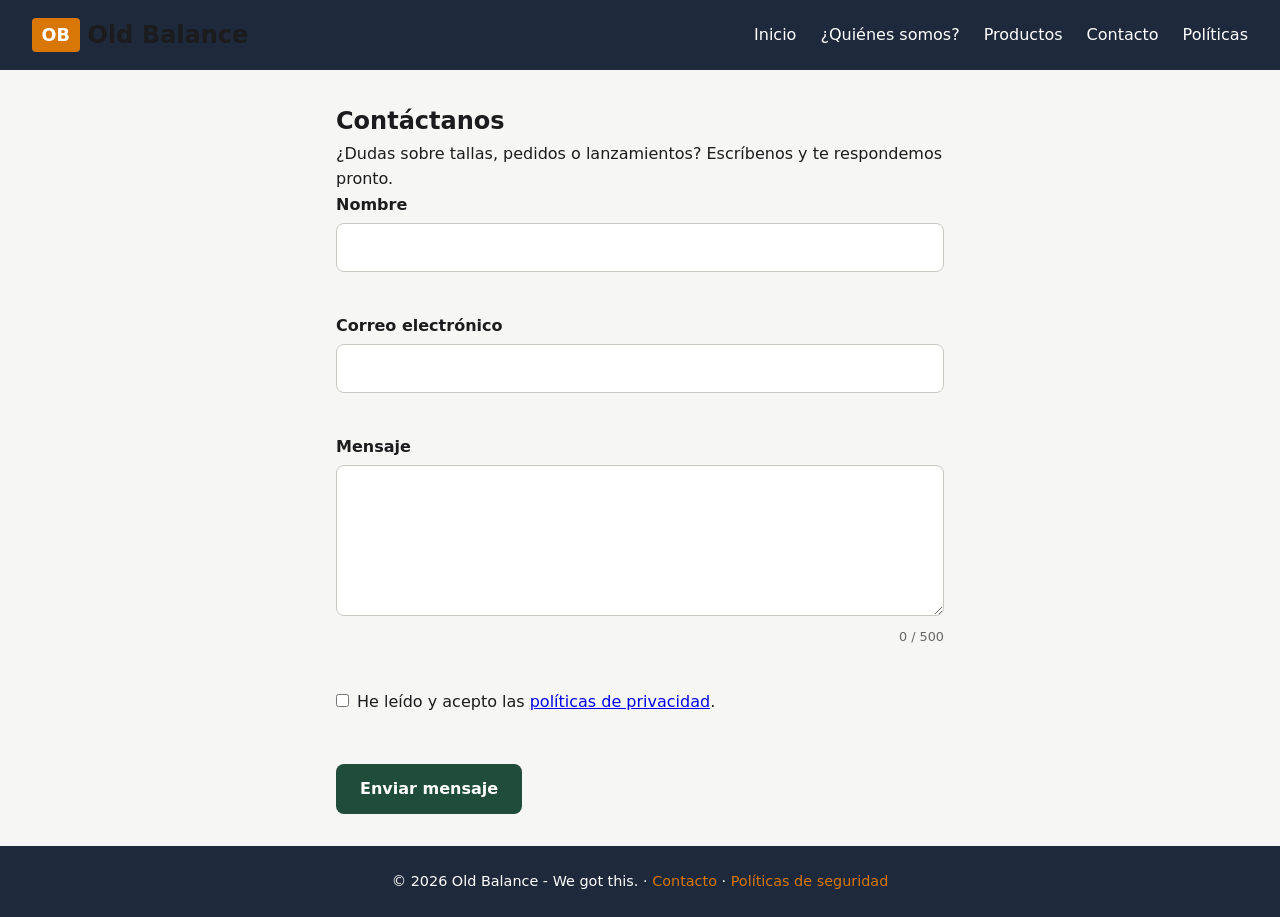
<file: contacto.html>
<!DOCTYPE html>
<html lang="es">
<head>
  <meta charset="UTF-8">
  <meta name="viewport" content="width=device-width, initial-scale=1.0">
  <title>Contacto | Old Balance</title>
  <!-- style.css lo mantienen los otros roles; contacto.css es solo nuestro (evita conflictos al hacer merge) -->
  <link rel="stylesheet" href="css/style.css">
  <link rel="stylesheet" href="css/contacto.css">
</head>
<body class="pagina-contacto">

  <header class="navbar">
    <div class="logo">
        <span class="logo-badge">OB</span> Old Balance
    </div>
    <nav>
        <ul class="nav-links">
            <li><a href="index.html#inicio">Inicio</a></li>
            <li><a href="index.html#quienes-somos">¿Quiénes somos?</a></li>
            <li><a href="index.html#productos">Productos</a></li>
            <li><a href="contacto.html">Contacto</a></li>
            <li><a href="politicas.html">Políticas</a></li>
        </ul>
    </nav>
  </header>

  <main>
    <section id="contacto" class="contacto">
      <h1>Contáctanos</h1>
      <p class="intro">¿Dudas sobre tallas, pedidos o lanzamientos? Escríbenos y te respondemos pronto.</p>

      <!-- novalidate: desactiva los mensajes del navegador para usar los nuestros en JS -->
      <form id="form-contacto" novalidate>

        <div class="campo">
          <label for="nombre">Nombre</label>
          <input type="text" id="nombre" name="nombre" autocomplete="name"
                 aria-describedby="error-nombre" required>
          <p class="error" id="error-nombre" role="alert"></p>
        </div>

        <div class="campo">
          <label for="correo">Correo electrónico</label>
          <input type="email" id="correo" name="correo" autocomplete="email"
                 aria-describedby="error-correo" required>
          <p class="error" id="error-correo" role="alert"></p>
        </div>

        <div class="campo">
          <label for="mensaje">Mensaje</label>
          <textarea id="mensaje" name="mensaje" rows="5" maxlength="500"
                    aria-describedby="error-mensaje contador" required></textarea>
          <p class="contador" id="contador">0 / 500</p>
          <p class="error" id="error-mensaje" role="alert"></p>
        </div>

        <div class="campo campo-check">
          <input type="checkbox" id="acepto" name="acepto" aria-describedby="error-acepto">
          <label for="acepto">
            He leído y acepto las <a href="politicas.html" target="_blank" rel="noopener">políticas de privacidad</a>.
          </label>
          <p class="error" id="error-acepto" role="alert"></p>
        </div>

        <button type="submit" class="boton">Enviar mensaje</button>
        <p id="estado-form" class="estado" role="status"></p>
      </form>
    </section>
  </main>

  <footer class="footer">
    <p>&copy; 2026 Old Balance - We got this. &middot; <a href="contacto.html">Contacto</a> &middot; <a href="politicas.html">Políticas de seguridad</a></p>
  </footer>

  <script src="js/contacto.js"></script>
</body>
</html>
</file>
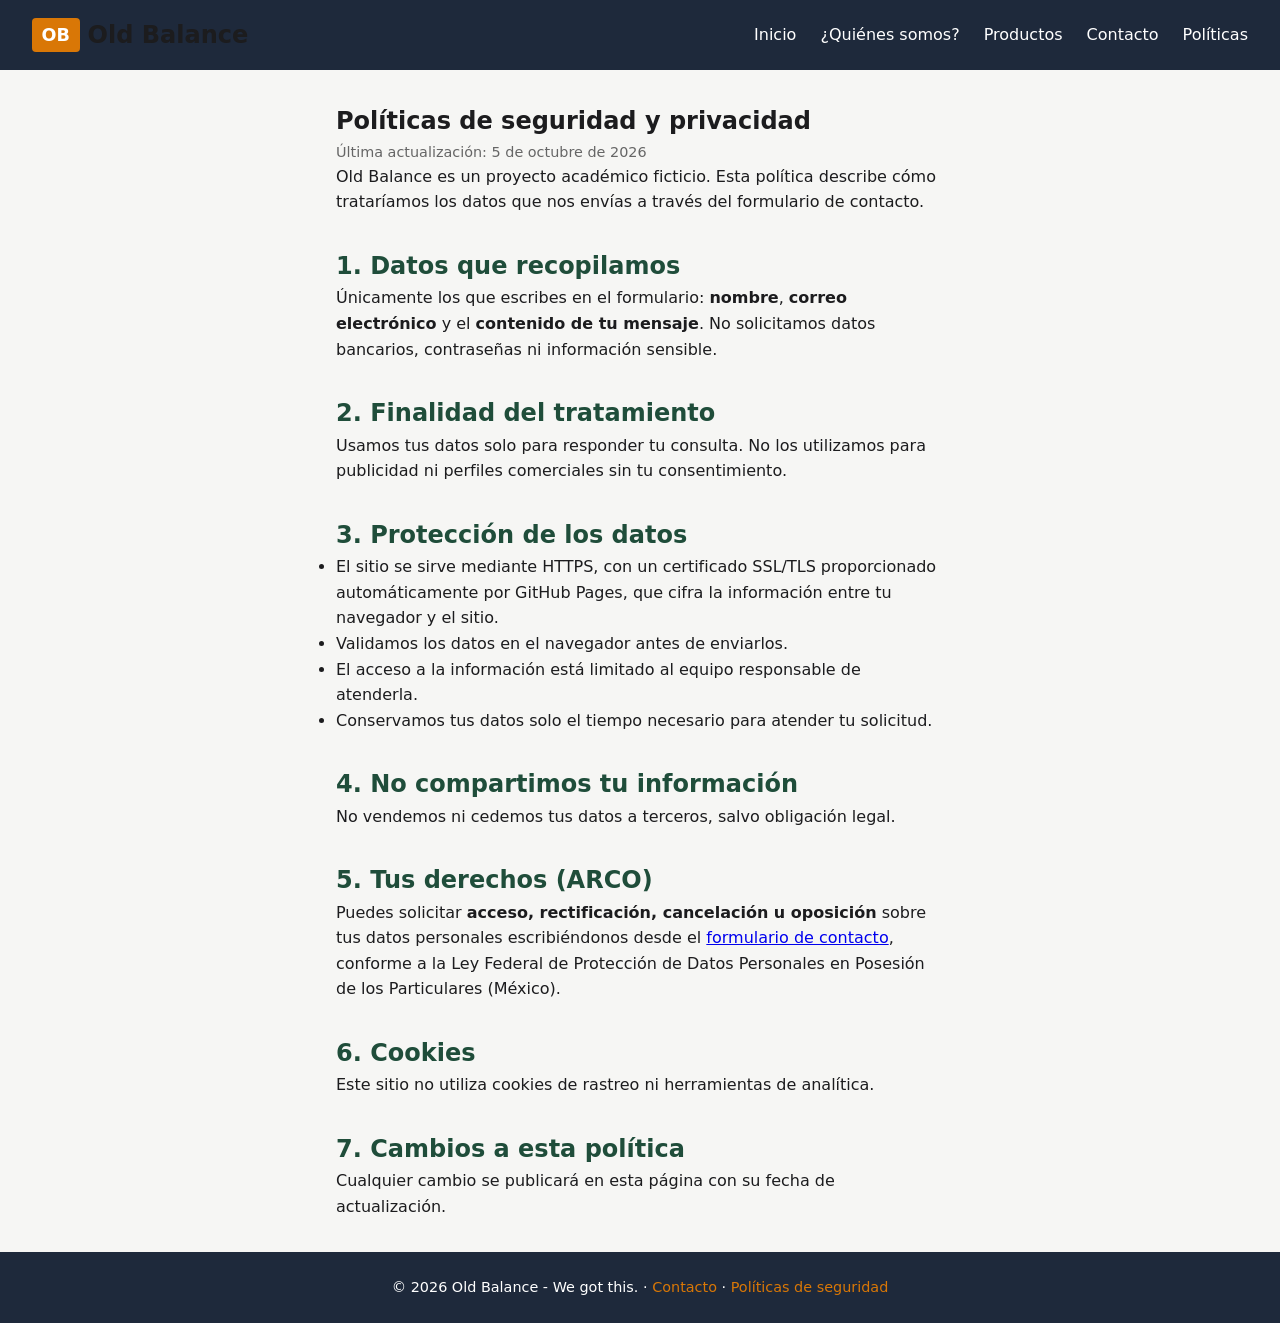
<file: politicas.html>
<!DOCTYPE html>
<html lang="es">
<head>
  <meta charset="UTF-8">
  <meta name="viewport" content="width=device-width, initial-scale=1.0">
  <title>Políticas de seguridad | Old Balance</title>
  <link rel="stylesheet" href="css/style.css">
  <link rel="stylesheet" href="css/contacto.css">
</head>
<body class="pagina-politicas">

  <header class="navbar">
    <div class="logo">
        <span class="logo-badge">OB</span> Old Balance
    </div>
    <nav>
        <ul class="nav-links">
            <li><a href="index.html#inicio">Inicio</a></li>
            <li><a href="index.html#quienes-somos">¿Quiénes somos?</a></li>
            <li><a href="index.html#productos">Productos</a></li>
            <li><a href="contacto.html">Contacto</a></li>
            <li><a href="politicas.html">Políticas</a></li>
        </ul>
    </nav>
  </header>

  <main>
    <article id="politicas" class="politicas">
      <h1>Políticas de seguridad y privacidad</h1>
      <p class="actualizado">Última actualización: 5 de octubre de 2026</p>
      <p>Old Balance es un proyecto académico ficticio. Esta política describe cómo trataríamos
         los datos que nos envías a través del formulario de contacto.</p>

      <h2>1. Datos que recopilamos</h2>
      <p>Únicamente los que escribes en el formulario: <strong>nombre</strong>,
         <strong>correo electrónico</strong> y el <strong>contenido de tu mensaje</strong>.
         No solicitamos datos bancarios, contraseñas ni información sensible.</p>

      <h2>2. Finalidad del tratamiento</h2>
      <p>Usamos tus datos solo para responder tu consulta. No los utilizamos para
         publicidad ni perfiles comerciales sin tu consentimiento.</p>

      <h2>3. Protección de los datos</h2>
      <ul>
        <li>El sitio se sirve mediante HTTPS, con un certificado SSL/TLS proporcionado
            automáticamente por GitHub Pages, que cifra la información entre tu navegador y el sitio.</li>
        <li>Validamos los datos en el navegador antes de enviarlos.</li>
        <li>El acceso a la información está limitado al equipo responsable de atenderla.</li>
        <li>Conservamos tus datos solo el tiempo necesario para atender tu solicitud.</li>
      </ul>

      <h2>4. No compartimos tu información</h2>
      <p>No vendemos ni cedemos tus datos a terceros, salvo obligación legal.</p>

      <h2>5. Tus derechos (ARCO)</h2>
      <p>Puedes solicitar <strong>acceso, rectificación, cancelación u oposición</strong> sobre tus
         datos personales escribiéndonos desde el <a href="contacto.html">formulario de contacto</a>,
         conforme a la Ley Federal de Protección de Datos Personales en Posesión de los Particulares (México).</p>

      <h2>6. Cookies</h2>
      <p>Este sitio no utiliza cookies de rastreo ni herramientas de analítica.</p>

      <h2>7. Cambios a esta política</h2>
      <p>Cualquier cambio se publicará en esta página con su fecha de actualización.</p>
    </article>
  </main>

  <footer class="footer">
    <p>&copy; 2026 Old Balance - We got this. &middot; <a href="contacto.html">Contacto</a> &middot; <a href="politicas.html">Políticas de seguridad</a></p>
  </footer>
</body>
</html>
</file>
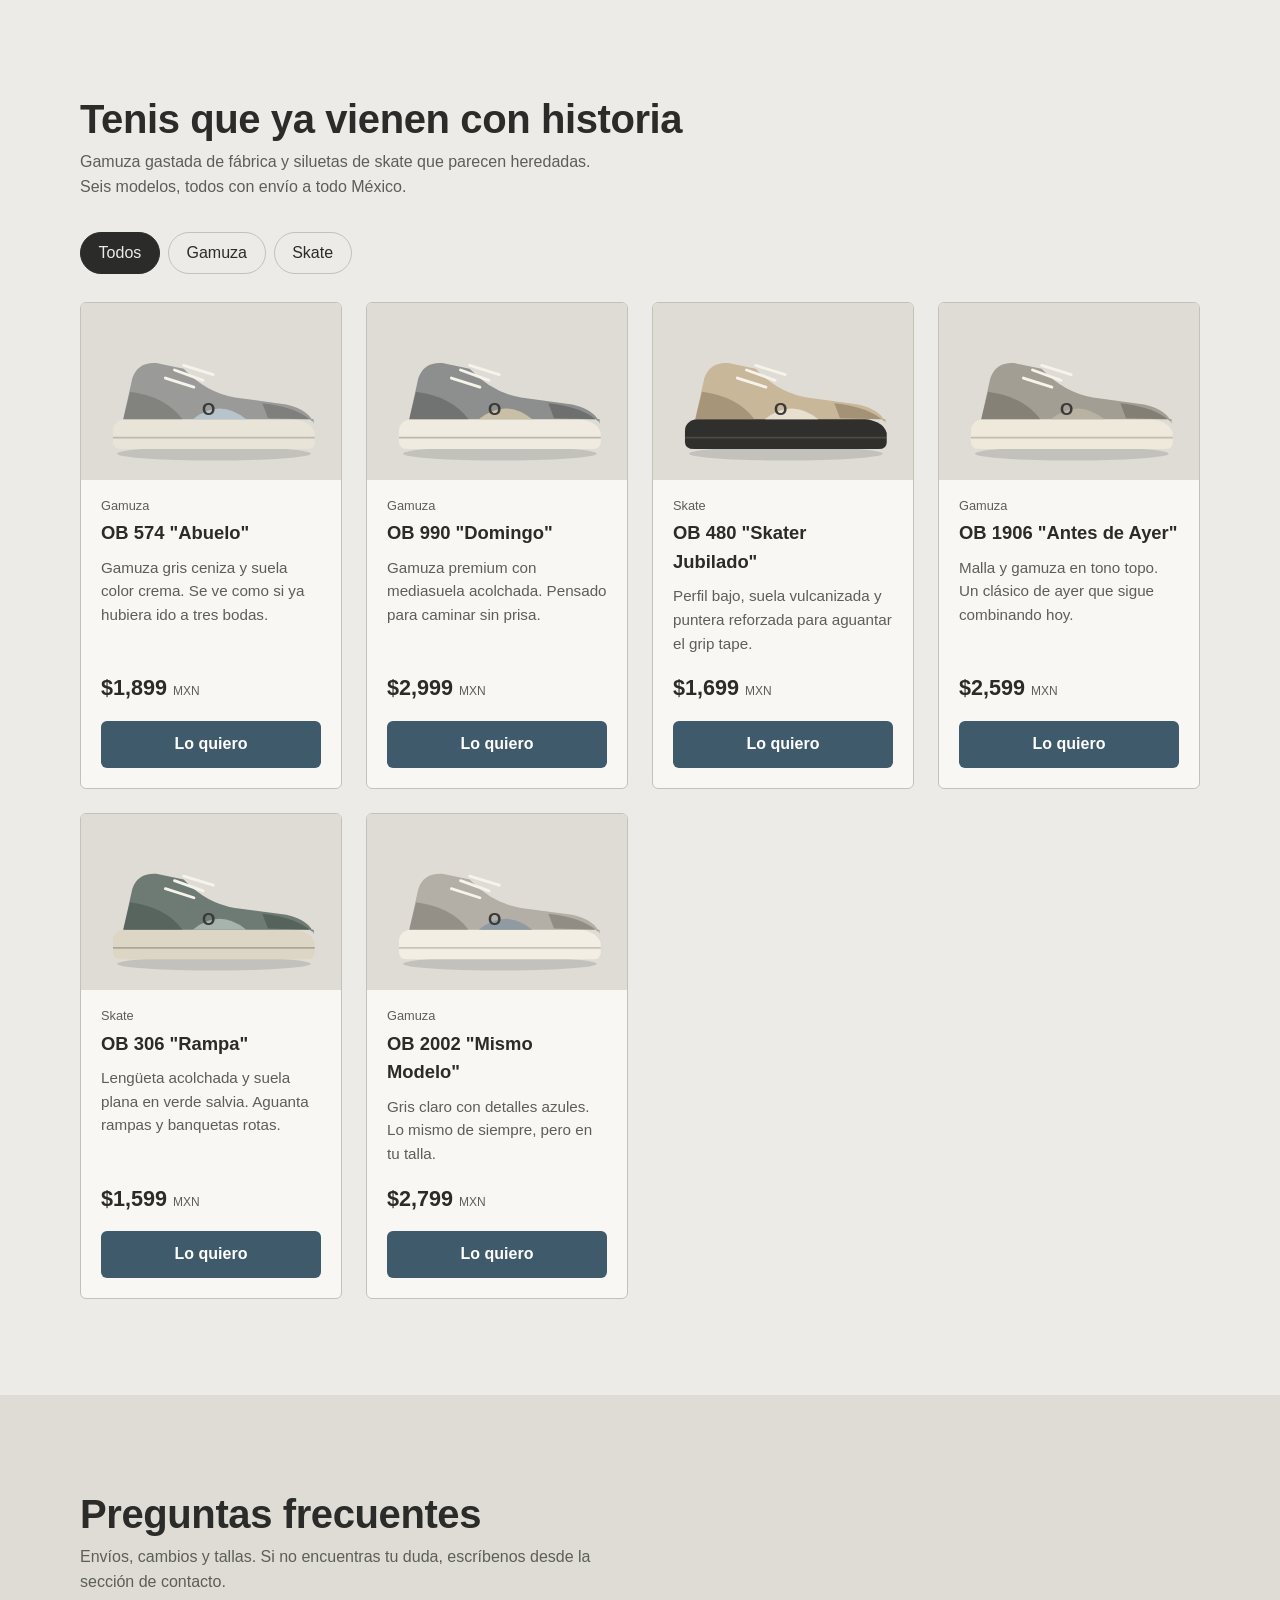
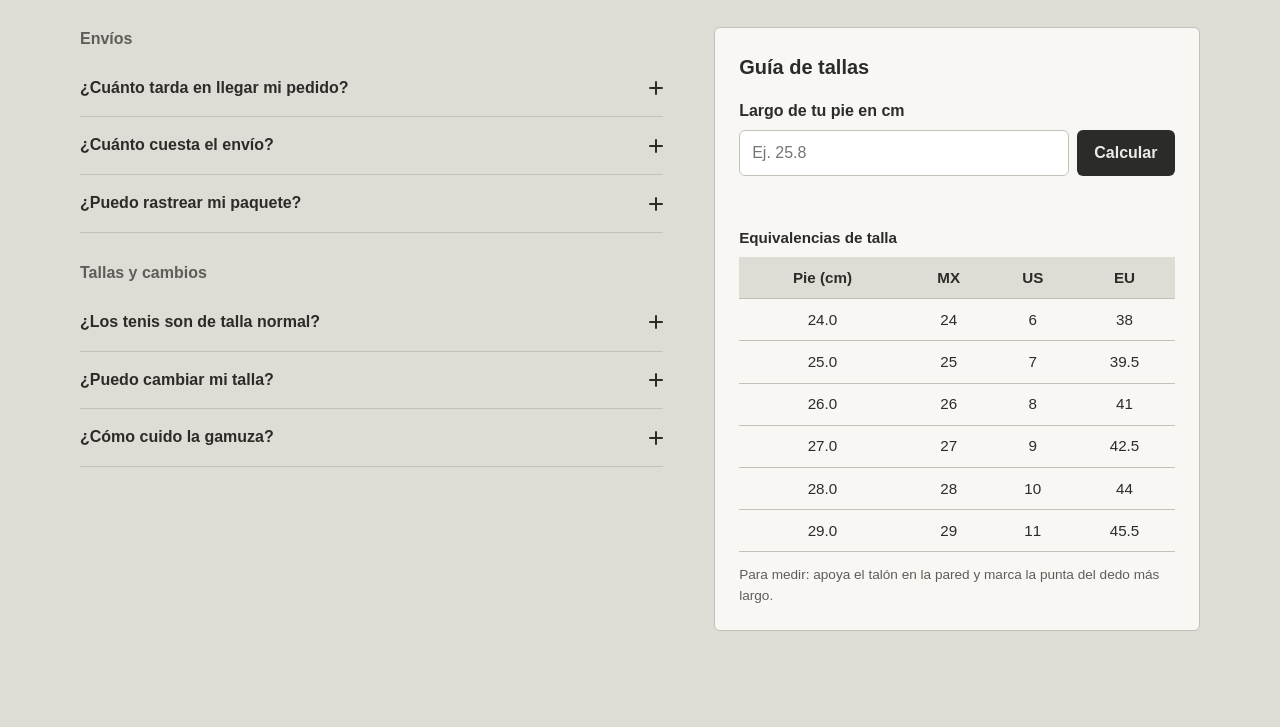
<file: productos.html>
<!DOCTYPE html>
<html lang="es">
<head>
  <meta charset="UTF-8">
  <meta name="viewport" content="width=device-width, initial-scale=1">
  <title>Productos y preguntas frecuentes | Old Balance</title>
  <link rel="stylesheet" href="css/productos.css">
</head>
<body>

  <!-- ROL 1: aquí va el <header>/<nav> compartido -->

  <main>

    <!-- ============ SECCIÓN 3: PRODUCTOS ============ -->
    <section id="productos" class="seccion" aria-labelledby="titulo-productos">
      <div class="contenedor">
        <h2 id="titulo-productos" class="seccion__titulo">Tenis que ya vienen con historia</h2>
        <p class="seccion__intro">Gamuza gastada de fábrica y siluetas de skate que parecen heredadas. Seis modelos, todos con envío a todo México.</p>

        <div class="filtros" role="group" aria-label="Filtrar tenis por estilo">
          <button type="button" class="filtro is-active" data-filtro="todos" aria-pressed="true">Todos</button>
          <button type="button" class="filtro" data-filtro="gamuza" aria-pressed="false">Gamuza</button>
          <button type="button" class="filtro" data-filtro="skate" aria-pressed="false">Skate</button>
        </div>

        <ul class="catalogo" id="catalogo">

          <li class="card" data-estilo="gamuza">
            <figure class="card__img"><img src="img/tenis-574-abuelo.svg" alt="Tenis Old Balance 574 Abuelo en gamuza gris" loading="lazy" width="400" height="260"></figure>
            <div class="card__cuerpo">
              <span class="card__etiqueta">Gamuza</span>
              <h3 class="card__nombre">OB 574 "Abuelo"</h3>
              <p class="card__desc">Gamuza gris ceniza y suela color crema. Se ve como si ya hubiera ido a tres bodas.</p>
              <p class="card__precio">$1,899 <small>MXN</small></p>
              <a class="card__btn" href="#contacto" aria-label="Preguntar por el OB 574 Abuelo">Lo quiero</a>
            </div>
          </li>

          <li class="card" data-estilo="gamuza">
            <figure class="card__img"><img src="img/tenis-990-domingo.svg" alt="Tenis Old Balance 990 Domingo en gamuza gris y crema" loading="lazy" width="400" height="260"></figure>
            <div class="card__cuerpo">
              <span class="card__etiqueta">Gamuza</span>
              <h3 class="card__nombre">OB 990 "Domingo"</h3>
              <p class="card__desc">Gamuza premium con mediasuela acolchada. Pensado para caminar sin prisa.</p>
              <p class="card__precio">$2,999 <small>MXN</small></p>
              <a class="card__btn" href="#contacto" aria-label="Preguntar por el OB 990 Domingo">Lo quiero</a>
            </div>
          </li>

          <li class="card" data-estilo="skate">
            <figure class="card__img"><img src="img/tenis-480-skater.svg" alt="Tenis Old Balance 480 Skater Jubilado, estilo skate beige con suela negra" loading="lazy" width="400" height="260"></figure>
            <div class="card__cuerpo">
              <span class="card__etiqueta">Skate</span>
              <h3 class="card__nombre">OB 480 "Skater Jubilado"</h3>
              <p class="card__desc">Perfil bajo, suela vulcanizada y puntera reforzada para aguantar el grip tape.</p>
              <p class="card__precio">$1,699 <small>MXN</small></p>
              <a class="card__btn" href="#contacto" aria-label="Preguntar por el OB 480 Skater Jubilado">Lo quiero</a>
            </div>
          </li>

          <li class="card" data-estilo="gamuza">
            <figure class="card__img"><img src="img/tenis-1906-antes.svg" alt="Tenis Old Balance 1906 Antes de Ayer en gamuza topo" loading="lazy" width="400" height="260"></figure>
            <div class="card__cuerpo">
              <span class="card__etiqueta">Gamuza</span>
              <h3 class="card__nombre">OB 1906 "Antes de Ayer"</h3>
              <p class="card__desc">Malla y gamuza en tono topo. Un clásico de ayer que sigue combinando hoy.</p>
              <p class="card__precio">$2,599 <small>MXN</small></p>
              <a class="card__btn" href="#contacto" aria-label="Preguntar por el OB 1906 Antes de Ayer">Lo quiero</a>
            </div>
          </li>

          <li class="card" data-estilo="skate">
            <figure class="card__img"><img src="img/tenis-306-rampa.svg" alt="Tenis Old Balance 306 Rampa, estilo skate verde grisáceo" loading="lazy" width="400" height="260"></figure>
            <div class="card__cuerpo">
              <span class="card__etiqueta">Skate</span>
              <h3 class="card__nombre">OB 306 "Rampa"</h3>
              <p class="card__desc">Lengüeta acolchada y suela plana en verde salvia. Aguanta rampas y banquetas rotas.</p>
              <p class="card__precio">$1,599 <small>MXN</small></p>
              <a class="card__btn" href="#contacto" aria-label="Preguntar por el OB 306 Rampa">Lo quiero</a>
            </div>
          </li>

          <li class="card" data-estilo="gamuza">
            <figure class="card__img"><img src="img/tenis-2002-mismo.svg" alt="Tenis Old Balance 2002 Mismo Modelo en gamuza gris claro" loading="lazy" width="400" height="260"></figure>
            <div class="card__cuerpo">
              <span class="card__etiqueta">Gamuza</span>
              <h3 class="card__nombre">OB 2002 "Mismo Modelo"</h3>
              <p class="card__desc">Gris claro con detalles azules. Lo mismo de siempre, pero en tu talla.</p>
              <p class="card__precio">$2,799 <small>MXN</small></p>
              <a class="card__btn" href="#contacto" aria-label="Preguntar por el OB 2002 Mismo Modelo">Lo quiero</a>
            </div>
          </li>

        </ul>
        <p class="catalogo__vacio" id="catalogo-vacio" hidden>No hay tenis en esta categoría por ahora.</p>
      </div>
    </section>

    <!-- ============ SECCIÓN 4: FAQ Y GUÍA DE TALLAS ============ -->
    <section id="faq" class="seccion seccion--alt" aria-labelledby="titulo-faq">
      <div class="contenedor">
        <h2 id="titulo-faq" class="seccion__titulo">Preguntas frecuentes</h2>
        <p class="seccion__intro">Envíos, cambios y tallas. Si no encuentras tu duda, escríbenos desde la sección de contacto.</p>

        <div class="faq-layout">

          <div class="acordeon" id="acordeon">

            <h3 class="acordeon__grupo">Envíos</h3>

            <div class="acordeon__item">
              <h4 class="acordeon__encabezado">
                <button type="button" class="acordeon__boton" id="faq-b1" aria-expanded="false" aria-controls="faq-p1">
                  ¿Cuánto tarda en llegar mi pedido?
                  <span class="acordeon__icono" aria-hidden="true"></span>
                </button>
              </h4>
              <div class="acordeon__panel" id="faq-p1" role="region" aria-labelledby="faq-b1">
                <div><p>De 3 a 6 días hábiles en la mayor parte del país. En zonas remotas puede tardar hasta 10 días hábiles.</p></div>
              </div>
            </div>

            <div class="acordeon__item">
              <h4 class="acordeon__encabezado">
                <button type="button" class="acordeon__boton" id="faq-b2" aria-expanded="false" aria-controls="faq-p2">
                  ¿Cuánto cuesta el envío?
                  <span class="acordeon__icono" aria-hidden="true"></span>
                </button>
              </h4>
              <div class="acordeon__panel" id="faq-p2" role="region" aria-labelledby="faq-b2">
                <div><p>El envío es gratis en compras desde $1,500 MXN. Por debajo de ese monto cuesta $149 MXN.</p></div>
              </div>
            </div>

            <div class="acordeon__item">
              <h4 class="acordeon__encabezado">
                <button type="button" class="acordeon__boton" id="faq-b3" aria-expanded="false" aria-controls="faq-p3">
                  ¿Puedo rastrear mi paquete?
                  <span class="acordeon__icono" aria-hidden="true"></span>
                </button>
              </h4>
              <div class="acordeon__panel" id="faq-p3" role="region" aria-labelledby="faq-b3">
                <div><p>Sí. Cuando salga tu pedido te enviaremos por correo el número de guía y el enlace de seguimiento.</p></div>
              </div>
            </div>

            <h3 class="acordeon__grupo">Tallas y cambios</h3>

            <div class="acordeon__item">
              <h4 class="acordeon__encabezado">
                <button type="button" class="acordeon__boton" id="faq-b4" aria-expanded="false" aria-controls="faq-p4">
                  ¿Los tenis son de talla normal?
                  <span class="acordeon__icono" aria-hidden="true"></span>
                </button>
              </h4>
              <div class="acordeon__panel" id="faq-p4" role="region" aria-labelledby="faq-b4">
                <div><p>Sí, pero la gamuza cede un poco con el uso. Si estás entre dos tallas, elige la menor en los modelos de gamuza y la mayor en los de skate.</p></div>
              </div>
            </div>

            <div class="acordeon__item">
              <h4 class="acordeon__encabezado">
                <button type="button" class="acordeon__boton" id="faq-b5" aria-expanded="false" aria-controls="faq-p5">
                  ¿Puedo cambiar mi talla?
                  <span class="acordeon__icono" aria-hidden="true"></span>
                </button>
              </h4>
              <div class="acordeon__panel" id="faq-p5" role="region" aria-labelledby="faq-b5">
                <div><p>Tienes 30 días desde que recibes el pedido. Los tenis deben estar sin uso y con su caja original.</p></div>
              </div>
            </div>

            <div class="acordeon__item">
              <h4 class="acordeon__encabezado">
                <button type="button" class="acordeon__boton" id="faq-b6" aria-expanded="false" aria-controls="faq-p6">
                  ¿Cómo cuido la gamuza?
                  <span class="acordeon__icono" aria-hidden="true"></span>
                </button>
              </h4>
              <div class="acordeon__panel" id="faq-p6" role="region" aria-labelledby="faq-b6">
                <div><p>Usa un cepillo de cerdas suaves en seco y evita mojarlos. Si se manchan, una goma de borrar blanca quita la mayoría de las marcas.</p></div>
              </div>
            </div>

          </div>

          <!-- Guía de tallas -->
          <aside class="tallas" aria-labelledby="titulo-tallas">
            <h3 id="titulo-tallas" class="tallas__titulo">Guía de tallas</h3>

            <form class="calculadora" id="calculadora" novalidate>
              <label for="largo-pie">Largo de tu pie en cm</label>
              <div class="calculadora__fila">
                <input type="number" id="largo-pie" name="largo-pie" inputmode="decimal" min="20" max="32" step="0.1" placeholder="Ej. 25.8">
                <button type="submit">Calcular</button>
              </div>
              <p class="calculadora__resultado" id="resultado-talla" role="status" aria-live="polite"></p>
            </form>

            <div class="tabla-wrap">
              <table class="tabla-tallas">
                <caption>Equivalencias de talla</caption>
                <thead>
                  <tr><th scope="col">Pie (cm)</th><th scope="col">MX</th><th scope="col">US</th><th scope="col">EU</th></tr>
                </thead>
                <tbody>
                  <tr><td>24.0</td><td>24</td><td>6</td><td>38</td></tr>
                  <tr><td>25.0</td><td>25</td><td>7</td><td>39.5</td></tr>
                  <tr><td>26.0</td><td>26</td><td>8</td><td>41</td></tr>
                  <tr><td>27.0</td><td>27</td><td>9</td><td>42.5</td></tr>
                  <tr><td>28.0</td><td>28</td><td>10</td><td>44</td></tr>
                  <tr><td>29.0</td><td>29</td><td>11</td><td>45.5</td></tr>
                </tbody>
              </table>
            </div>
            <p class="tallas__nota">Para medir: apoya el talón en la pared y marca la punta del dedo más largo.</p>
          </aside>

        </div>
      </div>
    </section>

  </main>

  <!-- ROL 1: aquí va el <footer> compartido -->

  <script src="js/productos.js"></script>
</body>
</html>
</file>
<file: css/style.css>
/* ==========================================
   VARIABLES GLOBALES Y RESET
   ========================================== */
:root {
    --color-primary: #1e293b;   /* Gris oscuro urbano */
    --color-accent: #d97706;    /* Tono ámbar/cuero */
    --color-bg-light: #f8fafc;  /* Fondo claro */
    --color-text: #334155;      /* Texto principal */
    --color-white: #ffffff;
    --font-main: system-ui, -apple-system, sans-serif;
}

* {
    margin: 0;
    padding: 0;
    box-sizing: border-box;
}

html {
    scroll-behavior: smooth;
}

/* Evita que el navbar fijo tape el título al navegar por los enlaces */
section {
    scroll-margin-top: 80px;
}

body {
    font-family: var(--font-main);
    color: var(--color-text);
    background-color: var(--color-bg-light);
    line-height: 1.6;
}

/* ==========================================
   BARRA DE NAVEGACIÓN
   ========================================== */
.navbar {
    display: flex;
    justify-content: space-between;
    align-items: center;
    background-color: var(--color-primary);
    color: var(--color-white);
    padding: 1rem 2rem;
    position: sticky;
    top: 0;
    z-index: 100;
}

.logo {
    font-size: 1.5rem;
    font-weight: bold;
    display: flex;
    align-items: center;
    gap: 0.5rem;
}

.logo-badge {
    background-color: var(--color-accent);
    color: var(--color-white);
    padding: 0.2rem 0.6rem;
    border-radius: 4px;
    font-size: 1.1rem;
}

.nav-links {
    display: flex;
    list-style: none;
    gap: 1.5rem;
}

.nav-links a {
    color: var(--color-white);
    text-decoration: none;
    font-weight: 500;
    transition: color 0.3s;
}

.nav-links a:hover {
    color: var(--color-accent);
}

/* ==========================================
   SECCIÓN 1: INICIO (Hero Banner)
   ========================================== */
.hero {
    background:
        linear-gradient(rgba(30, 41, 59, 0.85), rgba(30, 41, 59, 0.85)),
        url('https://images.unsplash.com/photo-1552346154-21d32810aba3?auto=format&fit=crop&w=1200&q=80') center/cover no-repeat;
    background-color: var(--color-primary);
    height: 80vh;
    display: flex;
    justify-content: center;
    align-items: center;
    text-align: center;
    color: var(--color-white);
    padding: 0 1rem;
}

.hero-content h1 {
    font-size: 2.8rem;
    margin-bottom: 1rem;
}

.hero-content p {
    font-size: 1.2rem;
    max-width: 600px;
    margin: 0 auto 2rem auto;
}

.btn-primary {
    display: inline-block;
    background-color: var(--color-accent);
    color: var(--color-white);
    padding: 0.8rem 2rem;
    text-decoration: none;
    border-radius: 6px;
    font-weight: bold;
    transition: background 0.3s;
}

.btn-primary:hover {
    background-color: #b45309;
}

/* ==========================================
   SECCIÓN 2: ¿QUIÉNES SOMOS?
   ========================================== */
.about {
    padding: 4rem 2rem;
    background-color: var(--color-white);
}

.container {
    max-width: 1000px;
    margin: 0 auto;
}

.about h2 {
    text-align: center;
    font-size: 2rem;
    color: var(--color-primary);
    margin-bottom: 1rem;
}

.about-lead {
    text-align: center;
    font-size: 1.1rem;
    margin-bottom: 2.5rem;
}

.about-grid {
    display: flex;
    gap: 2rem;
    flex-wrap: wrap;
}

.about-card {
    flex: 1;
    min-width: 280px;
    background-color: var(--color-bg-light);
    padding: 1.8rem;
    border-radius: 8px;
    border-left: 4px solid var(--color-accent);
}

.about-card h3 {
    margin-bottom: 0.8rem;
    color: var(--color-primary);
}

/* ==========================================
   SECCIONES 3 Y 4 (Samuel): Productos y FAQ
   Agrega aquí tus estilos
   ========================================== */



/* ==========================================
   SECCIONES 5 Y 6 (Tercer integrante): Contacto y Políticas
   Agrega aquí tus estilos
   ========================================== */



/* ==========================================
   FOOTER GLOBAL
   ========================================== */
.footer {
    background-color: var(--color-primary);
    color: var(--color-white);
    text-align: center;
    padding: 1.5rem;
    font-size: 0.9rem;
}

.footer a {
    color: var(--color-accent);
    text-decoration: none;
}

.footer a:hover {
    text-decoration: underline;
}

/* ==========================================
   RESPONSIVE (pantallas pequeñas)
   ========================================== */
@media (max-width: 640px) {
    .navbar {
        flex-direction: column;
        gap: 0.8rem;
        padding: 0.8rem 1rem;
    }

    .nav-links {
        flex-wrap: wrap;
        justify-content: center;
        gap: 0.8rem 1.2rem;
        font-size: 0.95rem;
    }

    section {
        scroll-margin-top: 120px;
    }

    .hero {
        height: 70vh;
    }

    .hero-content h1 {
        font-size: 2rem;
    }

    .hero-content p {
        font-size: 1.05rem;
    }

    .about {
        padding: 3rem 1.2rem;
    }
}
</file>
<file: css/contacto.css>
/* contacto.css — estilos de Contacto y Políticas. Variables con valor por defecto
   para no depender de lo que defina style.css. */
:root {
  --c-texto: #1c1c1e;
  --c-fondo: #f6f6f4;
  --c-acento: #1f4d3a;
  --c-error: #b3261e;
  --c-ok: #1b6e3a;
  --c-borde: #c9c9c4;
}

.pagina-contacto, .pagina-politicas {
  margin: 0;
  font-family: system-ui, sans-serif;
  color: var(--c-texto);
  background: var(--c-fondo);
  line-height: 1.6;
}

.sitio-header, .sitio-footer {
  display: flex; justify-content: space-between; align-items: center;
  flex-wrap: wrap; gap: .75rem; padding: 1rem 1.5rem; background: #fff;
}
.sitio-header nav a { margin-left: 1rem; color: var(--c-acento); text-decoration: none; }
.sitio-header nav a[aria-current="page"] { font-weight: 700; text-decoration: underline; }
.logo { font-weight: 800; color: var(--c-texto); text-decoration: none; }

main { max-width: 640px; margin: 2rem auto; padding: 0 1rem; }

.campo { margin-bottom: 1.25rem; }
.campo label { display: block; font-weight: 600; margin-bottom: .35rem; }
.campo input[type="text"], .campo input[type="email"], .campo textarea {
  width: 100%; box-sizing: border-box; padding: .65rem .75rem;
  border: 1.5px solid var(--c-borde); border-radius: 8px; font: inherit;
}
.campo input:focus, .campo textarea:focus { outline: 3px solid #9fd0b8; border-color: var(--c-acento); }
.campo [aria-invalid="true"] { border-color: var(--c-error); }

.campo-check { display: flex; flex-wrap: wrap; align-items: baseline; gap: .5rem; }
.campo-check label { display: inline; font-weight: 400; margin: 0; }
.campo-check .error { flex-basis: 100%; }

.error { color: var(--c-error); font-size: .875rem; margin: .3rem 0 0; min-height: 1.2em; }
.contador { text-align: right; font-size: .8rem; color: #666; margin: .2rem 0 0; }

.boton {
  background: var(--c-acento); color: #fff; border: 0; border-radius: 8px;
  padding: .75rem 1.5rem; font: inherit; font-weight: 700; cursor: pointer;
}
.boton:hover { filter: brightness(1.15); }

.estado { margin-top: 1rem; font-weight: 600; }
.estado-ok { color: var(--c-ok); }
.estado-error { color: var(--c-error); }

/* Políticas */
.politicas h2 { margin-top: 2rem; color: var(--c-acento); }
.politicas .actualizado { color: #666; font-size: .9rem; }
.sitio-footer { justify-content: center; margin-top: 3rem; }
</file>
<file: css/productos.css>
/* =====================================================
   ROL 2 · Productos + FAQ / Guía de tallas
   Si el Rol 1 ya definió variables globales en :root,
   borra este bloque y cambia los nombres --ob-* por los suyos.
   ===================================================== */
:root {
  --ob-fondo: #ecebe7;
  --ob-fondo-alt: #dedcd5;
  --ob-tarjeta: #f8f7f4;
  --ob-texto: #2b2b29;
  --ob-texto-suave: #5d5d59;
  --ob-borde: #c4c1b8;
  --ob-acento: #3f5a6b;
  --ob-acento-hover: #2f4553;
  --ob-radio: 6px;
  --ob-fuente: "Helvetica Neue", Arial, system-ui, sans-serif;
}

*, *::before, *::after { box-sizing: border-box; }

body {
  margin: 0;
  font-family: var(--ob-fuente);
  color: var(--ob-texto);
  background: var(--ob-fondo);
  line-height: 1.55;
}

.contenedor { width: min(1120px, 100% - 2rem); margin-inline: auto; }

.seccion { padding: clamp(3rem, 8vw, 6rem) 0; }
.seccion--alt { background: var(--ob-fondo-alt); }
.seccion__titulo { font-size: clamp(1.75rem, 4vw, 2.5rem); line-height: 1.15; margin: 0 0 .5rem; letter-spacing: -.01em; }
.seccion__intro { max-width: 60ch; margin: 0 0 2rem; color: var(--ob-texto-suave); }

:focus-visible { outline: 3px solid var(--ob-acento); outline-offset: 2px; }

/* ---------- Filtros ---------- */
.filtros { display: flex; flex-wrap: wrap; gap: .5rem; margin-bottom: 1.75rem; }
.filtro {
  font: inherit; cursor: pointer;
  padding: .5rem 1.1rem;
  border: 1px solid var(--ob-borde);
  border-radius: 999px;
  background: transparent; color: var(--ob-texto);
  transition: background .2s, color .2s, border-color .2s;
}
.filtro:hover { border-color: var(--ob-texto); }
.filtro.is-active { background: var(--ob-texto); color: var(--ob-fondo); border-color: var(--ob-texto); }

/* ---------- Catálogo: CSS Grid ---------- */
.catalogo {
  list-style: none; margin: 0; padding: 0;
  display: grid;
  grid-template-columns: repeat(auto-fill, minmax(260px, 1fr));
  gap: 1.5rem;
}

.card {
  display: flex; flex-direction: column;   /* Flexbox dentro de cada card */
  background: var(--ob-tarjeta);
  border: 1px solid var(--ob-borde);
  border-radius: var(--ob-radio);
  overflow: hidden;
}
.card[hidden] { display: none; }

.card__img { margin: 0; background: var(--ob-fondo-alt); padding: 1.25rem 1rem .5rem; }
.card__img img { display: block; width: 100%; height: auto; }

.card__cuerpo { display: flex; flex-direction: column; flex: 1; padding: 1rem 1.25rem 1.25rem; }
.card__etiqueta { font-size: .8rem; color: var(--ob-texto-suave); margin-bottom: .25rem; }
.card__nombre { font-size: 1.15rem; margin: 0 0 .5rem; }
.card__desc { margin: 0 0 1rem; color: var(--ob-texto-suave); font-size: .95rem; }
.card__precio { margin: auto 0 1rem; font-size: 1.35rem; font-weight: 700; }
.card__precio small { font-size: .75rem; font-weight: 400; color: var(--ob-texto-suave); }

.card__btn {
  display: block; text-align: center; text-decoration: none;
  padding: .7rem 1rem; border-radius: var(--ob-radio);
  background: var(--ob-acento); color: #fff; font-weight: 600;
  transition: background .2s;
}
.card__btn:hover { background: var(--ob-acento-hover); }

.catalogo__vacio { color: var(--ob-texto-suave); }

/* ---------- FAQ + tallas: layout de dos columnas ---------- */
.faq-layout {
  display: grid;
  grid-template-columns: minmax(0, 1.2fr) minmax(0, 1fr);
  gap: clamp(1.5rem, 4vw, 3.5rem);
  align-items: start;
}

/* ---------- Acordeón ---------- */
.acordeon__grupo { font-size: 1rem; margin: 1.75rem 0 .5rem; color: var(--ob-texto-suave); font-weight: 600; }
.acordeon__grupo:first-child { margin-top: 0; }
.acordeon__item { border-bottom: 1px solid var(--ob-borde); }
.acordeon__encabezado { margin: 0; font-size: 1rem; }

.acordeon__boton {
  width: 100%; display: flex; justify-content: space-between; align-items: center; gap: 1rem;
  padding: 1rem 0; font: inherit; font-weight: 600; text-align: left;
  background: none; border: 0; color: var(--ob-texto); cursor: pointer;
}
.acordeon__boton:hover { color: var(--ob-acento); }

/* Icono + que gira a × */
.acordeon__icono { position: relative; flex: none; width: 14px; height: 14px; transition: transform .3s; }
.acordeon__icono::before, .acordeon__icono::after {
  content: ""; position: absolute; background: currentColor; border-radius: 1px;
}
.acordeon__icono::before { left: 0; right: 0; top: 6px; height: 2px; }
.acordeon__icono::after  { top: 0; bottom: 0; left: 6px; width: 2px; }
.acordeon__boton[aria-expanded="true"] .acordeon__icono { transform: rotate(45deg); }

/* Despliegue animado con grid-template-rows (sin calcular alturas en JS) */
.acordeon__panel {
  display: grid; grid-template-rows: 0fr;
  transition: grid-template-rows .3s ease;
}
.acordeon__panel > div { overflow: hidden; }
.acordeon__panel p { margin: 0; padding-bottom: 1rem; color: var(--ob-texto-suave); max-width: 60ch; }
.acordeon__panel.is-open { grid-template-rows: 1fr; }

/* ---------- Guía de tallas ---------- */
.tallas {
  background: var(--ob-tarjeta); border: 1px solid var(--ob-borde);
  border-radius: var(--ob-radio); padding: 1.5rem;
}
.tallas__titulo { margin: 0 0 1rem; font-size: 1.25rem; }

.calculadora label { display: block; font-weight: 600; margin-bottom: .4rem; }
.calculadora__fila { display: flex; gap: .5rem; }
.calculadora input {
  flex: 1; min-width: 0; font: inherit; padding: .6rem .75rem;
  border: 1px solid var(--ob-borde); border-radius: var(--ob-radio); background: #fff;
}
.calculadora button {
  font: inherit; font-weight: 600; cursor: pointer; padding: .6rem 1.1rem;
  border: 0; border-radius: var(--ob-radio); background: var(--ob-texto); color: var(--ob-fondo);
}
.calculadora button:hover { background: var(--ob-acento); }
.calculadora__resultado { min-height: 1.5em; margin: .6rem 0 1rem; font-weight: 600; }
.calculadora__resultado.is-error { color: #a33a2a; }

.tabla-wrap { overflow-x: auto; }
.tabla-tallas { width: 100%; border-collapse: collapse; font-size: .95rem; }
.tabla-tallas caption { text-align: left; font-weight: 600; padding-bottom: .5rem; }
.tabla-tallas th, .tabla-tallas td { padding: .55rem .5rem; text-align: center; border-bottom: 1px solid var(--ob-borde); }
.tabla-tallas thead th { background: var(--ob-fondo-alt); }
.tabla-tallas tr.is-match td { background: #d3dde3; font-weight: 700; }
.tallas__nota { font-size: .85rem; color: var(--ob-texto-suave); margin: .75rem 0 0; }

/* ---------- Responsive ---------- */
@media (max-width: 800px) {
  .faq-layout { grid-template-columns: 1fr; }
}
@media (max-width: 480px) {
  .catalogo { grid-template-columns: 1fr; }
}

@media (prefers-reduced-motion: reduce) {
  * { transition: none !important; }
}
</file>
